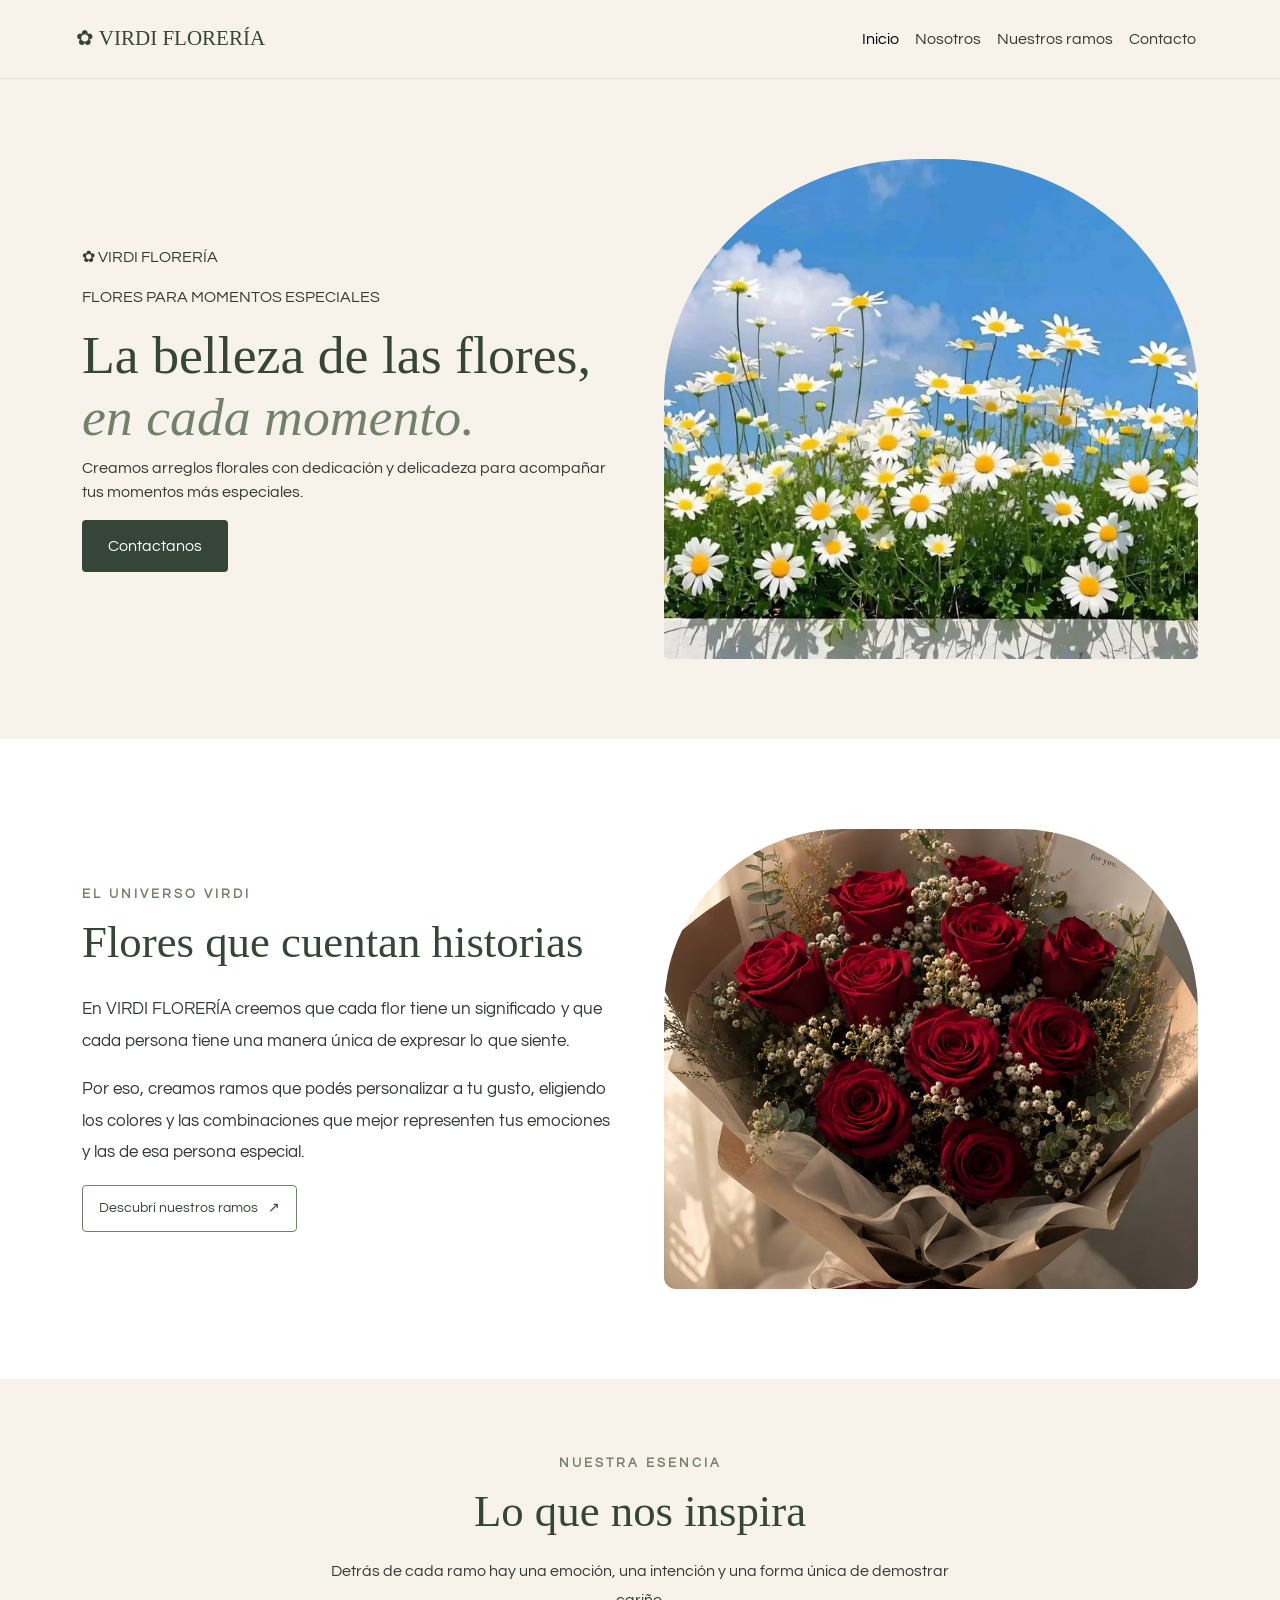
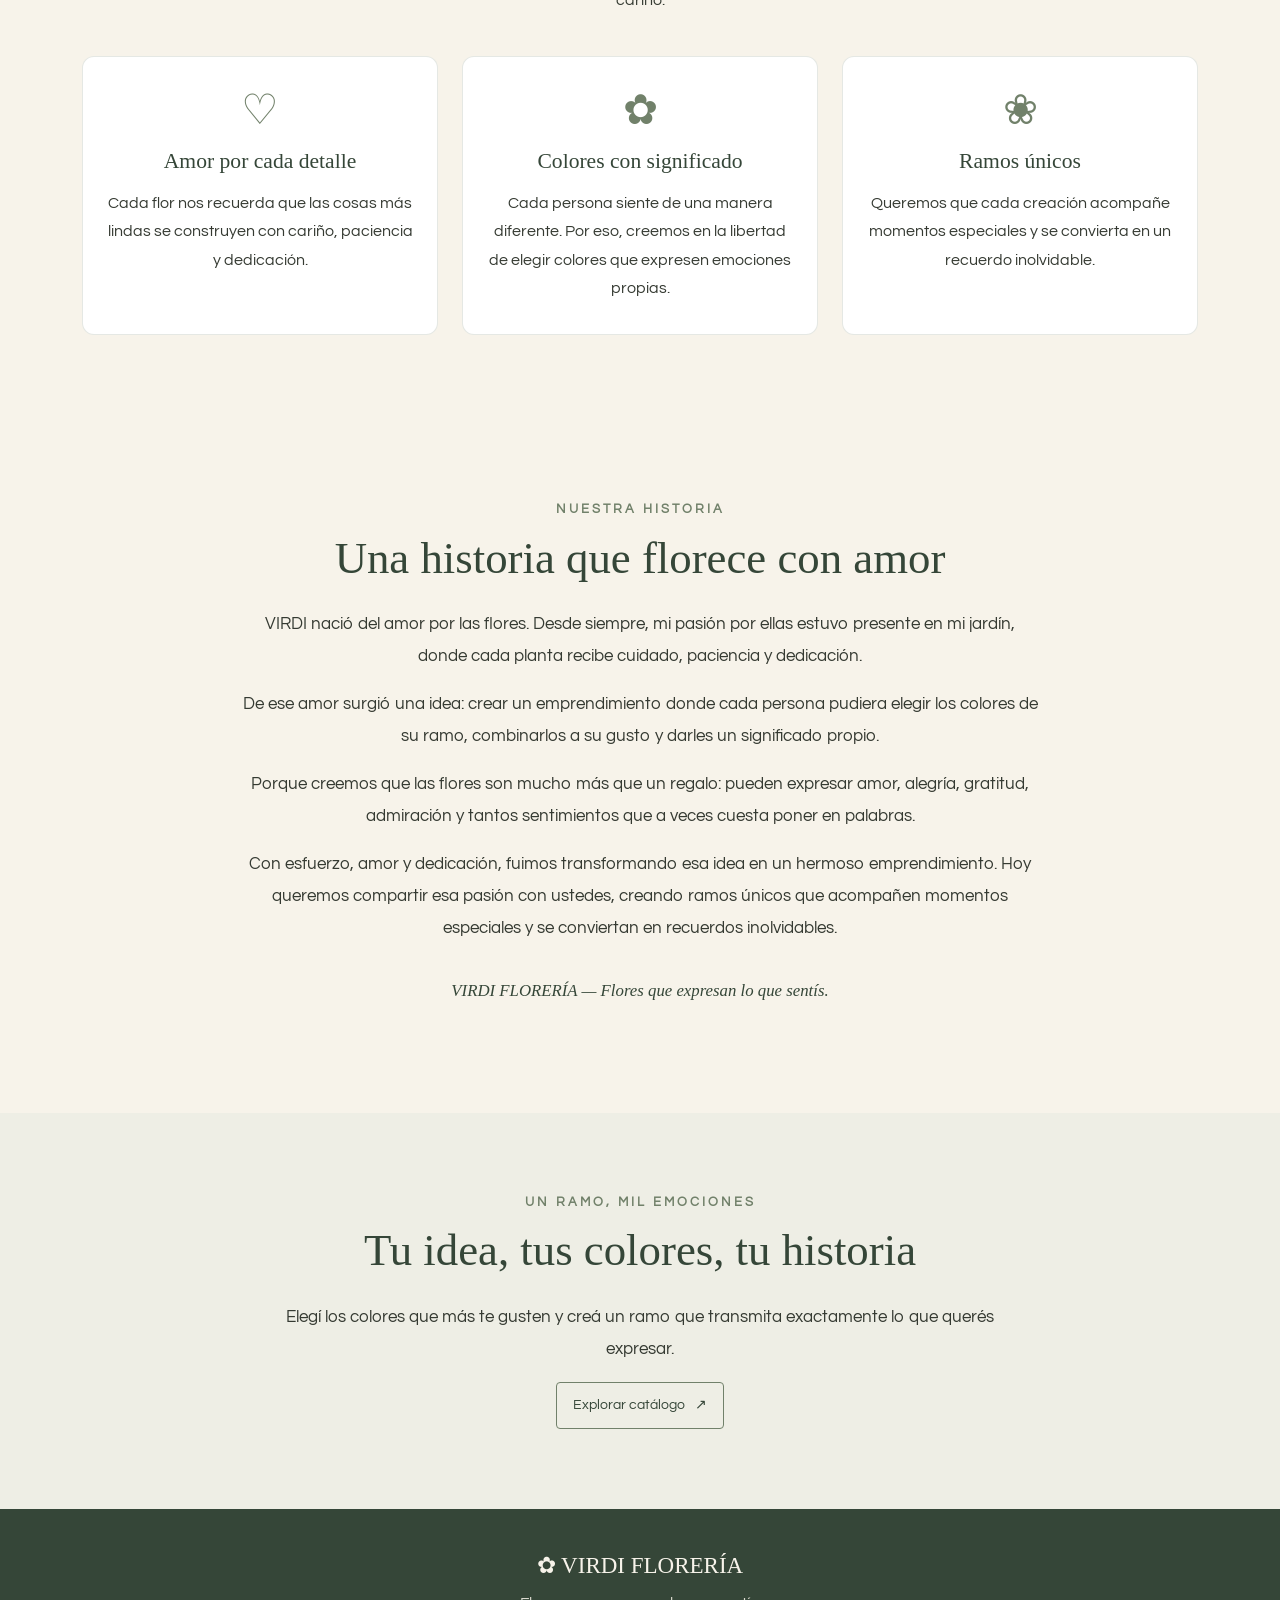
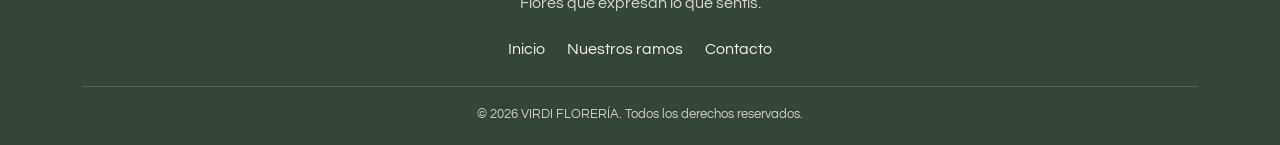
<file: index.html>
<!doctype html>
<html lang="es">
  <head>
    <meta charset="UTF-8" />
    <meta name="viewport" content="width=device-width, initial-scale=1.0" />

    <title>VIRDI FLORERÍA</title>

    <!-- Fuente -->
    <link rel="preconnect" href="https://fonts.googleapis.com" />
    <link rel="preconnect" href="https://fonts.gstatic.com" crossorigin />
    <link
      href="https://fonts.googleapis.com/css2?family=Questrial&display=swap"
      rel="stylesheet"
    />

    <!-- Bootstrap -->
    <link
      href="https://cdn.jsdelivr.net/npm/bootstrap@5.3.3/dist/css/bootstrap.min.css"
      rel="stylesheet"
    />

    <!-- Nuestro CSS -->
    <link rel="stylesheet" href="styles.css" />
  </head>

  <body>
    <!-- CABECERA -->
    <header>
      <nav class="navbar navbar-expand-lg navbar-virdi">
        <div class="container-fluid">
          <a class="navbar-brand" href="#inicio"> ✿ VIRDI FLORERÍA </a>

          <button
            class="navbar-toggler"
            type="button"
            data-bs-toggle="collapse"
            data-bs-target="#navbarNav"
            aria-controls="navbarNav"
            aria-expanded="false"
            aria-label="Abrir menú"
          >
            <span class="navbar-toggler-icon"></span>
          </button>

          <div class="collapse navbar-collapse" id="navbarNav">
            <ul class="navbar-nav ms-auto">
              <li class="nav-item">
                <a class="nav-link active" href="#inicio" aria-current="page">
                  Inicio
                </a>
              </li>

              <li class="nav-item">
                <a class="nav-link" href="#nosotros"> Nosotros </a>
              </li>
              <li class="nav-item">
                <a class="nav-link" href="contenido.html"> Nuestros ramos </a>
              </li>
              <li class="nav-item">
                <a class="nav-link" href="contacto.html"> Contacto </a>
              </li>
            </ul>
          </div>
        </div>
      </nav>
    </header>

    <!-- CONTENIDO PRINCIPAL -->
    <main>
      <!-- HERO -->
      <section class="hero" id="inicio">
        <div class="container">
          <div class="row align-items-center g-5">
            <div class="col-lg-6 hero-text">
              <p class="hero-brand">
                <span class="flor-icon">✿</span>
                VIRDI FLORERÍA
              </p>

              <p class="hero-subtitle">FLORES PARA MOMENTOS ESPECIALES</p>

              <h1>
                La belleza de las flores,
                <span>en cada momento.</span>
              </h1>

              <p class="hero-description">
                Creamos arreglos florales con dedicación y delicadeza para
                acompañar tus momentos más especiales.
              </p>

              <a href="contacto.html" class="btn-virdi"> Contactanos </a>
            </div>

            <div class="col-lg-6 hero-image-container">
              <div class="hero-image-frame">
                <img
                  src="IMG/principal-02.jpg"
                  alt="Imagen principal de VIRDI FLORERÍA"
                  class="hero-image"
                />
              </div>
            </div>
          </div>
        </div>
      </section>

      <!-- ===== NUESTRA ESENCIA ===== -->
      <section class="esencia-virdi" id="nosotros">
        <div class="container">
          <div class="row align-items-center g-5">
            <!-- TEXTO DE PRESENTACIÓN -->
            <div class="col-12 col-lg-6">
              <p class="productos-etiqueta">EL UNIVERSO VIRDI</p>

              <h2>Flores que cuentan historias</h2>

              <p>
                En VIRDI FLORERÍA creemos que cada flor tiene un significado y
                que cada persona tiene una manera única de expresar lo que
                siente.
              </p>

              <p>
                Por eso, creamos ramos que podés personalizar a tu gusto,
                eligiendo los colores y las combinaciones que mejor representen
                tus emociones y las de esa persona especial.
              </p>

              <a href="contenido.html" class="btn-whatsapp-virdi">
                Descubrí nuestros ramos
                <span aria-hidden="true">↗</span>
              </a>
            </div>

            <!-- IMAGEN DECORATIVA -->
            <div class="col-12 col-lg-6">
              <img
                src="IMG/ramo-01.jpg.jpg"
                alt="Ramo de flores de VIRDI FLORERÍA"
                class="esencia-imagen"
              />
            </div>
          </div>
        </div>
      </section>
      <!-- ===== FIN NUESTRA ESENCIA ===== -->

      <!-- ===== LO QUE NOS INSPIRA ===== -->
      <section class="inspiracion-virdi">
        <div class="container">
          <div class="inspiracion-encabezado">
            <p class="productos-etiqueta">NUESTRA ESENCIA</p>
            <h2>Lo que nos inspira</h2>
            <p>
              Detrás de cada ramo hay una emoción, una intención y una forma
              única de demostrar cariño.
            </p>
          </div>

          <div class="row g-4">
            <!-- VALOR 1 -->
            <div class="col-12 col-md-4">
              <article class="inspiracion-card">
                <span class="inspiracion-icono" aria-hidden="true">♡</span>
                <h3>Amor por cada detalle</h3>
                <p>
                  Cada flor nos recuerda que las cosas más lindas se construyen
                  con cariño, paciencia y dedicación.
                </p>
              </article>
            </div>

            <!-- VALOR 2 -->
            <div class="col-12 col-md-4">
              <article class="inspiracion-card">
                <span class="inspiracion-icono" aria-hidden="true">✿</span>
                <h3>Colores con significado</h3>
                <p>
                  Cada persona siente de una manera diferente. Por eso, creemos
                  en la libertad de elegir colores que expresen emociones
                  propias.
                </p>
              </article>
            </div>

            <!-- VALOR 3 -->
            <div class="col-12 col-md-4">
              <article class="inspiracion-card">
                <span class="inspiracion-icono" aria-hidden="true">❀</span>
                <h3>Ramos únicos</h3>
                <p>
                  Queremos que cada creación acompañe momentos especiales y se
                  convierta en un recuerdo inolvidable.
                </p>
              </article>
            </div>
          </div>
        </div>
      </section>
      <!-- ===== FIN LO QUE NOS INSPIRA ===== -->

      <!-- ===== NUESTRA HISTORIA ===== -->
      <section class="historia-virdi" id="historia">
        <div class="container">
          <div class="historia-contenido">
            <p class="productos-etiqueta">NUESTRA HISTORIA</p>

            <h2>Una historia que florece con amor</h2>

            <p>
              VIRDI nació del amor por las flores. Desde siempre, mi pasión por
              ellas estuvo presente en mi jardín, donde cada planta recibe
              cuidado, paciencia y dedicación.
            </p>

            <p>
              De ese amor surgió una idea: crear un emprendimiento donde cada
              persona pudiera elegir los colores de su ramo, combinarlos a su
              gusto y darles un significado propio.
            </p>

            <p>
              Porque creemos que las flores son mucho más que un regalo: pueden
              expresar amor, alegría, gratitud, admiración y tantos sentimientos
              que a veces cuesta poner en palabras.
            </p>

            <p>
              Con esfuerzo, amor y dedicación, fuimos transformando esa idea en
              un hermoso emprendimiento. Hoy queremos compartir esa pasión con
              ustedes, creando ramos únicos que acompañen momentos especiales y
              se conviertan en recuerdos inolvidables.
            </p>

            <p class="historia-firma">
              VIRDI FLORERÍA — Flores que expresan lo que sentís.
            </p>
          </div>
        </div>
      </section>
      <!-- ===== FIN NUESTRA HISTORIA ===== -->

      <!-- ===== INVITACIÓN AL CATÁLOGO ===== -->
      <section class="invitacion-virdi">
        <div class="container text-center">
          <p class="productos-etiqueta">UN RAMO, MIL EMOCIONES</p>

          <h2>Tu idea, tus colores, tu historia</h2>

          <p>
            Elegí los colores que más te gusten y creá un ramo que transmita
            exactamente lo que querés expresar.
          </p>

          <a href="contenido.html" class="btn-whatsapp-virdi">
            Explorar catálogo
            <span aria-hidden="true">↗</span>
          </a>
        </div>
      </section>
      <!-- ===== FIN INVITACIÓN AL CATÁLOGO ===== -->
    </main>

    <!-- PIE DE PÁGINA -->
    <footer class="footer-virdi">
      <div class="container">
        <p class="footer-marca">✿ VIRDI FLORERÍA</p>

        <p class="footer-frase">Flores que expresan lo que sentís.</p>

        <nav aria-label="Navegación del pie de página">
          <ul class="footer-enlaces">
            <li><a href="index.html">Inicio</a></li>
            <li><a href="contenido.html">Nuestros ramos</a></li>
            <li><a href="contacto.html">Contacto</a></li>
          </ul>
        </nav>

        <p class="footer-copyright">
          © 2026 VIRDI FLORERÍA. Todos los derechos reservados.
        </p>
      </div>
    </footer>

    <!-- Bootstrap JS -->
    <script src="https://cdn.jsdelivr.net/npm/bootstrap@5.3.3/dist/js/bootstrap.bundle.min.js"></script>
  </body>
</html>
</file>
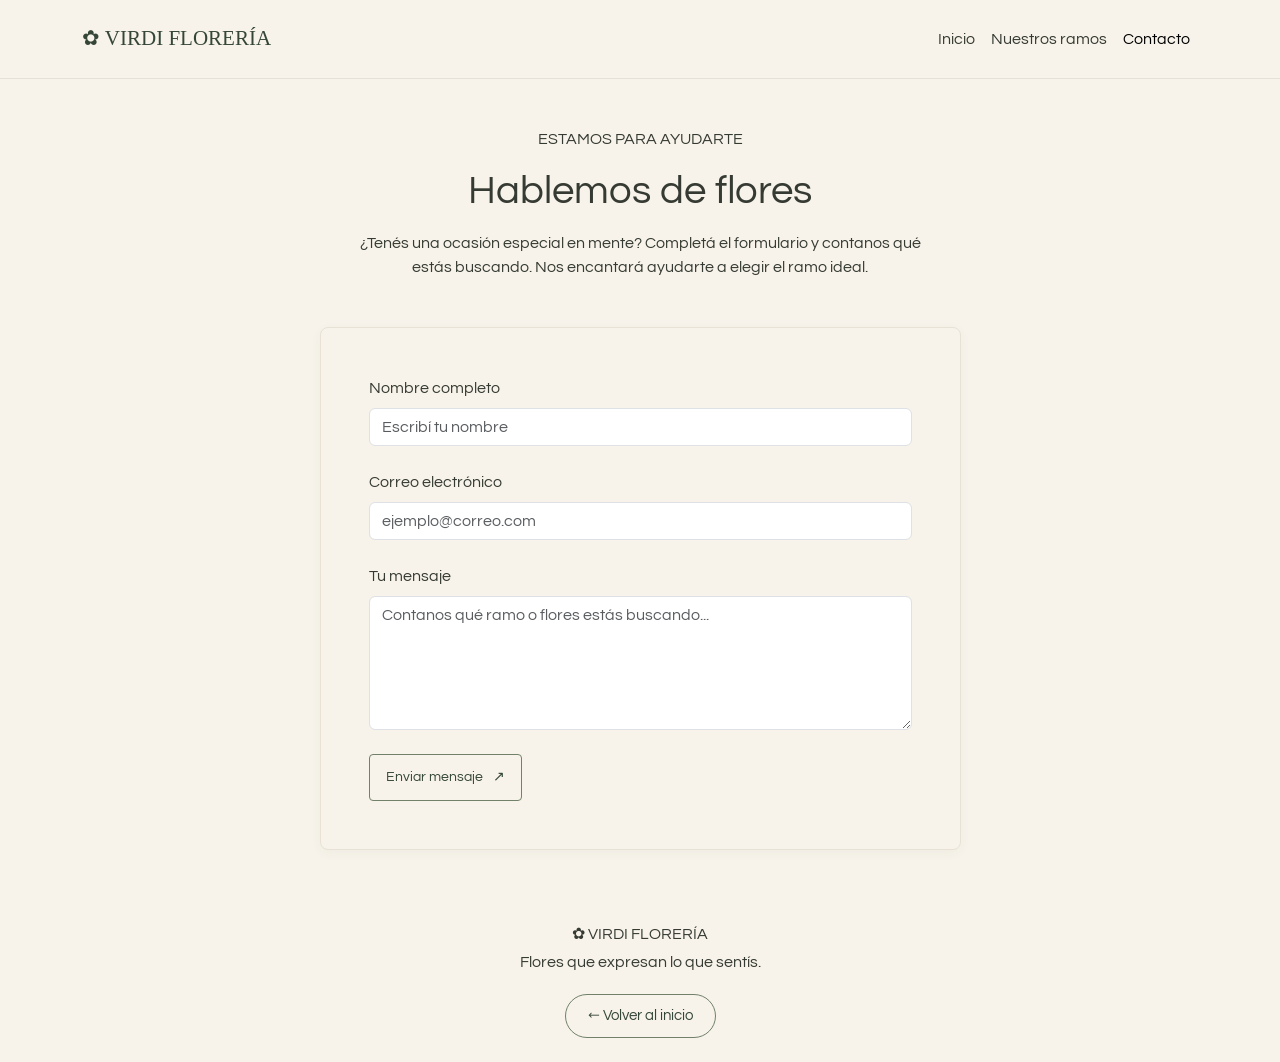
<file: contacto.html>
<!doctype html>
<html lang="es">
  <head>
    <meta charset="UTF-8" />
    <meta name="viewport" content="width=device-width, initial-scale=1.0" />

    <title>Contacto | VIRDI FLORERÍA</title>

    <!-- Tipografía -->
    <link rel="preconnect" href="https://fonts.googleapis.com" />
    <link rel="preconnect" href="https://fonts.gstatic.com" crossorigin />
    <link
      href="https://fonts.googleapis.com/css2?family=Questrial&display=swap"
      rel="stylesheet"
    />

    <!-- Bootstrap -->
    <link
      href="https://cdn.jsdelivr.net/npm/bootstrap@5.3.3/dist/css/bootstrap.min.css"
      rel="stylesheet"
    />

    <!-- Estilos propios -->
    <link rel="stylesheet" href="styles.css" />
  </head>

  <body>
    <!-- NAVEGACIÓN -->
    <header>
      <nav class="navbar navbar-expand-lg navbar-virdi">
        <div class="container">
          <a class="navbar-brand" href="index.html"> ✿ VIRDI FLORERÍA </a>

          <button
            class="navbar-toggler"
            type="button"
            data-bs-toggle="collapse"
            data-bs-target="#menuVirdi"
            aria-controls="menuVirdi"
            aria-expanded="false"
            aria-label="Abrir menú"
          >
            <span class="navbar-toggler-icon"></span>
          </button>

          <div class="collapse navbar-collapse" id="menuVirdi">
            <ul class="navbar-nav ms-auto">
              <li class="nav-item">
                <a class="nav-link" href="index.html"> Inicio </a>
              </li>

              <li class="nav-item">
                <a class="nav-link" href="contenido.html"> Nuestros ramos </a>
              </li>

              <li class="nav-item">
                <a
                  class="nav-link active"
                  href="contacto.html"
                  aria-current="page"
                >
                  Contacto
                </a>
              </li>
            </ul>
          </div>
        </div>
      </nav>
    </header>

    <!-- CONTENIDO PRINCIPAL -->
    <main>
      <section class="py-5">
        <div class="container">
          <!-- PRESENTACIÓN -->
          <div class="text-center mb-5">
            <p class="text-uppercase">Estamos para ayudarte</p>

            <h1>Hablemos de flores</h1>

            <p class="mx-auto mt-3" style="max-width: 600px">
              ¿Tenés una ocasión especial en mente? Completá el formulario y
              contanos qué estás buscando. Nos encantará ayudarte a elegir el
              ramo ideal.
            </p>
          </div>

          <!-- FORMULARIO -->
          <div class="row justify-content-center">
            <div class="col-12 col-md-9 col-lg-7">
              <div class="ramo-card p-4 p-md-5">
                <form action="#" method="get">
                  <div class="mb-4">
                    <label for="nombre" class="form-label">
                      Nombre completo
                    </label>

                    <input
                      type="text"
                      class="form-control"
                      id="nombre"
                      name="nombre"
                      placeholder="Escribí tu nombre"
                      required
                    />
                  </div>

                  <div class="mb-4">
                    <label for="correo" class="form-label">
                      Correo electrónico
                    </label>

                    <input
                      type="email"
                      class="form-control"
                      id="correo"
                      name="correo"
                      placeholder="ejemplo@correo.com"
                      required
                    />
                  </div>

                  <div class="mb-4">
                    <label for="mensaje" class="form-label"> Tu mensaje </label>

                    <textarea
                      class="form-control"
                      id="mensaje"
                      name="mensaje"
                      rows="5"
                      placeholder="Contanos qué ramo o flores estás buscando..."
                      required
                    ></textarea>
                  </div>

                  <button type="submit" class="btn-whatsapp-virdi">
                    Enviar mensaje
                    <span aria-hidden="true">↗</span>
                  </button>
                </form>
              </div>
            </div>
          </div>
        </div>
      </section>
    </main>

    <!-- PIE DE PÁGINA -->
    <footer class="py-4 text-center">
      <div class="container">
        <p class="mb-1">✿ VIRDI FLORERÍA</p>
        <p class="mb-2">Flores que expresan lo que sentís.</p>

        <a href="index.html" class="btn-volver-virdi"> ← Volver al inicio </a>
      </div>
    </footer>

    <!-- Bootstrap -->
    <script src="https://cdn.jsdelivr.net/npm/bootstrap@5.3.3/dist/js/bootstrap.bundle.min.js"></script>
  </body>
</html>
</file>
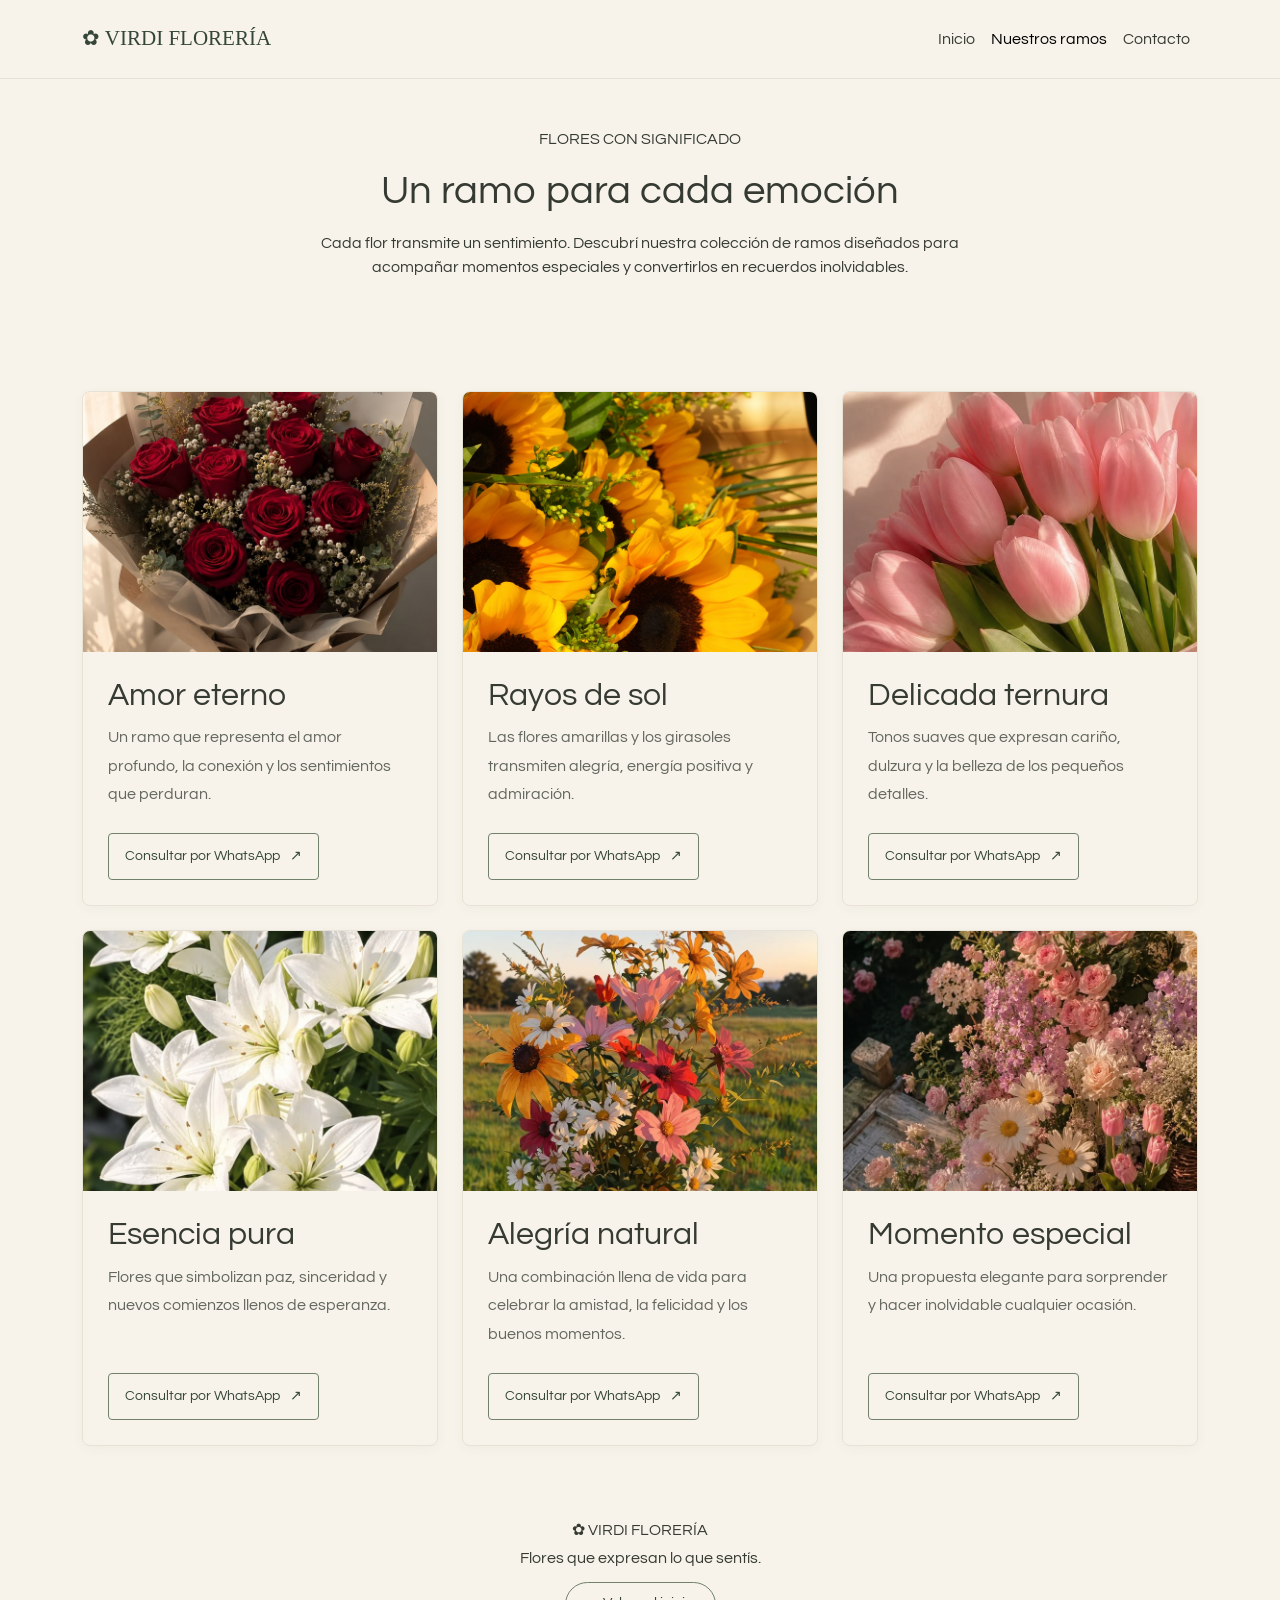
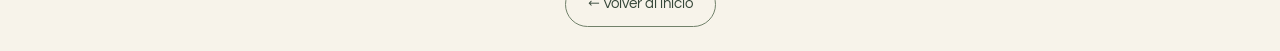
<file: contenido.html>
<!doctype html>
<html lang="es">
  <head>
    <meta charset="UTF-8" />
    <meta name="viewport" content="width=device-width, initial-scale=1.0" />

    <title>Contenido | VIRDI FLORERÍA</title>

    <!-- Tipografía -->
    <link rel="preconnect" href="https://fonts.googleapis.com" />
    <link rel="preconnect" href="https://fonts.gstatic.com" crossorigin />
    <link
      href="https://fonts.googleapis.com/css2?family=Questrial&display=swap"
      rel="stylesheet"
    />

    <!-- Bootstrap -->
    <link
      href="https://cdn.jsdelivr.net/npm/bootstrap@5.3.3/dist/css/bootstrap.min.css"
      rel="stylesheet"
    />

    <!-- Nuestros estilos -->
    <link rel="stylesheet" href="styles.css" />
  </head>

  <body>
    <!-- NAVEGACIÓN -->
    <header>
      <nav class="navbar navbar-expand-lg navbar-virdi">
        <div class="container">
          <a class="navbar-brand" href="index.html"> ✿ VIRDI FLORERÍA </a>

          <button
            class="navbar-toggler"
            type="button"
            data-bs-toggle="collapse"
            data-bs-target="#menuVirdi"
            aria-controls="menuVirdi"
            aria-expanded="false"
            aria-label="Abrir menú"
          >
            <span class="navbar-toggler-icon"></span>
          </button>

          <div class="collapse navbar-collapse" id="menuVirdi">
            <ul class="navbar-nav ms-auto">
              <li class="nav-item">
                <a class="nav-link" href="index.html">Inicio</a>
              </li>

              <li class="nav-item">
                <a
                  class="nav-link active"
                  href="contenido.html"
                  aria-current="page"
                >
                  Nuestros ramos
                </a>
              </li>

              <li class="nav-item">
                <a class="nav-link" href="contacto.html">Contacto</a>
              </li>
            </ul>
          </div>
        </div>
      </nav>
    </header>

    <main>
      <!-- PRESENTACIÓN -->
      <section class="py-5 text-center">
        <div class="container">
          <p class="text-uppercase">Flores con significado</p>

          <h1>Un ramo para cada emoción</h1>

          <p class="mx-auto mt-3" style="max-width: 650px">
            Cada flor transmite un sentimiento. Descubrí nuestra colección de
            ramos diseñados para acompañar momentos especiales y convertirlos en
            recuerdos inolvidables.
          </p>
        </div>
      </section>

      <!-- CATÁLOGO DE RAMOS -->
      <section class="py-5">
        <div class="container">
          <div class="row g-4">
            <!-- RAMO 1 -->
            <div class="col-12 col-md-6 col-lg-4">
              <article class="ramo-card h-100">
                <img
                  src="IMG/ramo-01.jpg.jpg"
                  alt="Ramo de flores románticas"
                  class="ramo-imagen"
                />

                <div class="ramo-contenido">
                  <h2>Amor eterno</h2>
                  <p>
                    Un ramo que representa el amor profundo, la conexión y los
                    sentimientos que perduran.
                  </p>
                  <a
                    class="btn-whatsapp-virdi"
                    href="https://wa.me/549XXXXXXXXXX"
                    target="_blank"
                    rel="noopener noreferrer"
                  >
                    Consultar por WhatsApp <span aria-hidden="true">↗</span>
                  </a>
                </div>
              </article>
            </div>

            <!-- RAMO 2 -->
            <div class="col-12 col-md-6 col-lg-4">
              <article class="ramo-card h-100">
                <img
                  src="IMG/ramo-02.jpg.jpg"
                  alt="Ramo de flores amarillas y girasoles"
                  class="ramo-imagen"
                />

                <div class="ramo-contenido">
                  <h2>Rayos de sol</h2>
                  <p>
                    Las flores amarillas y los girasoles transmiten alegría,
                    energía positiva y admiración.
                  </p>
                  <a
                    class="btn-whatsapp-virdi"
                    href="https://wa.me/549XXXXXXXXXX"
                    target="_blank"
                    rel="noopener noreferrer"
                  >
                    Consultar por WhatsApp <span aria-hidden="true">↗</span>
                  </a>
                </div>
              </article>
            </div>

            <!-- RAMO 3 -->
            <div class="col-12 col-md-6 col-lg-4">
              <article class="ramo-card h-100">
                <img
                  src="IMG/ramo-03.jpg.jpg"
                  alt="Ramo delicado de flores rosadas"
                  class="ramo-imagen"
                />

                <div class="ramo-contenido">
                  <h2>Delicada ternura</h2>
                  <p>
                    Tonos suaves que expresan cariño, dulzura y la belleza de
                    los pequeños detalles.
                  </p>
                  <a
                    class="btn-whatsapp-virdi"
                    href="https://wa.me/549XXXXXXXXXX"
                    target="_blank"
                    rel="noopener noreferrer"
                  >
                    Consultar por WhatsApp <span aria-hidden="true">↗</span>
                  </a>
                </div>
              </article>
            </div>

            <!-- RAMO 4 -->
            <div class="col-12 col-md-6 col-lg-4">
              <article class="ramo-card h-100">
                <img
                  src="IMG/ramo-04.jpg.jpg"
                  alt="Ramo de flores blancas"
                  class="ramo-imagen"
                />

                <div class="ramo-contenido">
                  <h2>Esencia pura</h2>
                  <p>
                    Flores que simbolizan paz, sinceridad y nuevos comienzos
                    llenos de esperanza.
                  </p>
                  <a
                    class="btn-whatsapp-virdi"
                    href="https://wa.me/549XXXXXXXXXX"
                    target="_blank"
                    rel="noopener noreferrer"
                  >
                    Consultar por WhatsApp <span aria-hidden="true">↗</span>
                  </a>
                </div>
              </article>
            </div>

            <!-- RAMO 5 -->
            <div class="col-12 col-md-6 col-lg-4">
              <article class="ramo-card h-100">
                <img
                  src="IMG/ramo-05.jpg.jpg"
                  alt="Ramo colorido de flores frescas"
                  class="ramo-imagen"
                />

                <div class="ramo-contenido">
                  <h2>Alegría natural</h2>
                  <p>
                    Una combinación llena de vida para celebrar la amistad, la
                    felicidad y los buenos momentos.
                  </p>
                  <a
                    class="btn-whatsapp-virdi"
                    href="https://wa.me/549XXXXXXXXXX"
                    target="_blank"
                    rel="noopener noreferrer"
                  >
                    Consultar por WhatsApp <span aria-hidden="true">↗</span>
                  </a>
                </div>
              </article>
            </div>

            <!-- RAMO 6 -->
            <div class="col-12 col-md-6 col-lg-4">
              <article class="ramo-card h-100">
                <img
                  src="IMG/ramo-06.jpg.jpg"
                  alt="Ramo elegante para una ocasión especial"
                  class="ramo-imagen"
                />

                <div class="ramo-contenido">
                  <h2>Momento especial</h2>
                  <p>
                    Una propuesta elegante para sorprender y hacer inolvidable
                    cualquier ocasión.
                  </p>
                  <a
                    class="btn-whatsapp-virdi"
                    href="https://wa.me/549XXXXXXXXXX"
                    target="_blank"
                    rel="noopener noreferrer"
                  >
                    Consultar por WhatsApp <span aria-hidden="true">↗</span>
                  </a>
                </div>
              </article>
            </div>
          </div>
        </div>
      </section>
    </main>

    <!-- PIE DE PÁGINA -->
    <footer class="py-4 text-center">
      <div class="container">
        <p class="mb-1">✿ VIRDI FLORERÍA</p>
        <p class="mb-0">Flores que expresan lo que sentís.</p>

        <a href="index.html" class="btn-volver-virdi"> ← Volver al inicio </a>
      </div>
    </footer>

    <!-- Bootstrap para el menú adaptable -->
    <script src="https://cdn.jsdelivr.net/npm/bootstrap@5.3.3/dist/js/bootstrap.bundle.min.js"></script>
  </body>
</html>
</file>
<file: styles.css>
/* =========================================
   1. CONFIGURACIÓN GENERAL
   ========================================= */

:root {
  --verde-salvia: #71816a;
  --verde-oscuro: #354638;
  --marfil: #f7f3ea;
  --blanco: #ffffff;
  --texto: #353a32;
  --texto-suave: #62665e;
  --borde: #e5e1d7;
}

* {
  box-sizing: border-box;
}

body {
  margin: 0;
  font-family: "Questrial", sans-serif;
  color: var(--texto);
  background-color: var(--marfil);
}

img {
  max-width: 100%;
}

/* =========================================
   2. BARRA DE NAVEGACIÓN
   ========================================= */

.navbar-virdi {
  padding: 18px 5%;
  background-color: var(--marfil);
  border-bottom: 1px solid var(--borde);
}

.navbar-virdi .navbar-brand {
  color: var(--verde-oscuro);
  font-family: Georgia, serif;
  font-size: 21px;
}

.navbar-virdi .nav-link {
  color: var(--texto);
  transition: color 0.25s ease;
}

.navbar-virdi .nav-link:hover {
  color: var(--verde-salvia);
}

/* =========================================
   3. PORTADA PRINCIPAL
   ========================================= */

.hero {
  padding: 80px 0;
  background-color: var(--marfil);
}

.hero h1 {
  color: var(--verde-oscuro);
  font-family: Georgia, serif;
  font-size: clamp(38px, 4.2vw, 60px);
  font-weight: 400;
  line-height: 1.15;
}

.hero h1 span {
  display: block;
  color: var(--verde-salvia);
  font-style: italic;
}

.hero-image-frame {
  height: 500px;
  overflow: hidden;
  border-radius: 48% 48% 5px 5px;
}

.hero-image {
  display: block;
  width: 100%;
  height: 100%;
  object-fit: cover;
}

.btn-virdi {
  display: inline-block;
  padding: 14px 26px;
  color: var(--blanco);
  background-color: var(--verde-oscuro);
  border-radius: 4px;
  text-decoration: none;
  transition: background-color 0.25s ease;
}

.btn-virdi:hover {
  color: var(--blanco);
  background-color: var(--verde-salvia);
}

/* =========================================
   4. ESTILOS COMPARTIDOS
   ========================================= */

.productos-etiqueta {
  margin-bottom: 12px;
  color: var(--verde-salvia);
  font-size: 13px;
  font-weight: bold;
  letter-spacing: 3px;
}

.esencia-virdi h2,
.historia-virdi h2,
.invitacion-virdi h2,
.inspiracion-encabezado h2 {
  color: var(--verde-oscuro);
  font-family: Georgia, serif;
  font-size: clamp(2rem, 4vw, 2.8rem);
  font-weight: normal;
  line-height: 1.2;
  margin-bottom: 24px;
}

.esencia-virdi p:not(.productos-etiqueta),
.historia-virdi p:not(.productos-etiqueta),
.invitacion-virdi p:not(.productos-etiqueta) {
  color: var(--texto);
  font-size: 1.05rem;
  line-height: 1.9;
}

/* =========================================
   5. NUESTRA ESENCIA
   ========================================= */

.esencia-virdi {
  padding: 90px 0;
  background-color: var(--blanco);
}

.esencia-imagen {
  display: block;
  width: 100%;
  height: 460px;
  object-fit: cover;
  object-position: center;
  border-radius: 180px 180px 12px 12px;
}

/* =========================================
   6. LO QUE NOS INSPIRA
   ========================================= */

.inspiracion-virdi {
  padding: 75px 0;
  background-color: var(--marfil);
}

.inspiracion-encabezado {
  max-width: 650px;
  margin: 0 auto 42px;
  text-align: center;
}

.inspiracion-encabezado h2 {
  margin-bottom: 18px;
}

.inspiracion-encabezado > p:last-child {
  color: var(--texto);
  line-height: 1.8;
}

.inspiracion-card {
  height: 100%;
  padding: 32px 24px;
  text-align: center;
  background-color: var(--blanco);
  border: 1px solid rgba(113, 129, 106, 0.18);
  border-radius: 12px;
  transition:
    transform 0.3s ease,
    box-shadow 0.3s ease;
}

.inspiracion-card:hover {
  transform: translateY(-5px);
  box-shadow: 0 12px 28px rgba(53, 70, 56, 0.08);
}

.inspiracion-icono {
  display: inline-block;
  margin-bottom: 18px;
  color: var(--verde-salvia);
  font-family: Georgia, serif;
  font-size: 42px;
  line-height: 1;
}

.inspiracion-card h3 {
  margin-bottom: 14px;
  color: var(--verde-oscuro);
  font-family: Georgia, serif;
  font-size: 1.35rem;
}

.inspiracion-card p {
  margin-bottom: 0;
  color: var(--texto);
  font-size: 0.98rem;
  line-height: 1.8;
}

/* =========================================
   7. NUESTRA HISTORIA
   ========================================= */

.historia-virdi {
  padding: 90px 0;
  background-color: var(--marfil);
}

.historia-contenido {
  max-width: 800px;
  margin: 0 auto;
  text-align: center;
}

.historia-firma {
  margin-top: 30px;
  color: var(--verde-oscuro) !important;
  font-family: Georgia, serif;
  font-style: italic;
}

/* =========================================
   8. PIE DE PÁGINA
   ========================================= */

.footer-virdi {
  padding: 40px 0 20px;
  text-align: center;
  background-color: var(--verde-oscuro);
  color: var(--marfil);
}

.footer-marca {
  margin-bottom: 8px;
  font-family: Georgia, serif;
  font-size: 23px;
}

.footer-frase {
  margin-bottom: 22px;
  color: var(--marfil);
  opacity: 0.85;
}

.footer-enlaces {
  display: flex;
  justify-content: center;
  flex-wrap: wrap;
  gap: 22px;
  margin: 0 0 25px;
  padding: 0;
  list-style: none;
}

.footer-enlaces a {
  color: var(--marfil);
  text-decoration: none;
  transition: color 0.25s ease;
}

.footer-enlaces a:hover {
  color: #c8d2bd;
}

.footer-copyright {
  margin: 0;
  padding-top: 18px;
  border-top: 1px solid rgba(255, 255, 255, 0.2);
  font-size: 13px;
  opacity: 0.8;
}

@media (max-width: 575.98px) {
  .footer-enlaces {
    flex-direction: column;
    gap: 12px;
  }
}

/* =========================================
   9. INVITACIÓN AL CATÁLOGO
   ========================================= */

.invitacion-virdi {
  padding: 80px 0;
  background-color: #eeeee5;
}

.invitacion-virdi .container {
  max-width: 760px;
}

/* =========================================
   10. RAMOS DESTACADOS Y CATÁLOGO
   ========================================= */

.productos {
  padding: 90px 0;
  background-color: var(--blanco);
}

.productos-encabezado {
  max-width: 650px;
  margin: 0 auto 45px;
  text-align: center;
}

.productos-encabezado h2 {
  margin-bottom: 18px;
  color: var(--verde-oscuro);
  font-family: Georgia, serif;
  font-size: clamp(32px, 4vw, 45px);
  font-weight: normal;
}

.productos-intro {
  color: var(--texto-suave);
  font-size: 17px;
  line-height: 1.7;
}

.productos .row {
  row-gap: 25px;
}

.ramo-card {
  display: flex;
  flex-direction: column;
  width: 100%;
  height: 100%;
  overflow: hidden;
  background-color: var(--marfil);
  border: 1px solid #e8e2d6;
  border-radius: 8px;
  box-shadow: 0 3px 12px rgba(53, 70, 56, 0.04);
  transition:
    transform 0.3s ease,
    box-shadow 0.3s ease;
}

.ramo-card:hover {
  transform: translateY(-6px);
  box-shadow: 0 12px 28px rgba(53, 70, 56, 0.12);
}

.ramo-imagen {
  display: block;
  width: 100%;
  height: 260px;
  object-fit: cover;
  object-position: center;
}

.ramo-contenido {
  display: flex;
  flex-direction: column;
  flex-grow: 1;
  align-items: flex-start;
  padding: 25px;
}

.ramo-contenido h3 {
  margin-bottom: 14px;
  color: var(--verde-oscuro);
  font-family: Georgia, serif;
  font-size: 25px;
  font-weight: normal;
}

.ramo-contenido p {
  margin-bottom: 24px;
  color: var(--texto-suave);
  font-size: 16px;
  line-height: 1.8;
}

/* =========================================
   11. BOTONES DE WHATSAPP Y NAVEGACIÓN
   ========================================= */

.btn-whatsapp-virdi {
  display: inline-flex;
  align-items: center;
  justify-content: center;
  gap: 10px;
  margin-top: auto;
  padding: 12px 16px;
  color: var(--verde-oscuro);
  background-color: transparent;
  border: 1px solid var(--verde-salvia);
  border-radius: 4px;
  font-size: 14px;
  text-decoration: none;
  transition:
    background-color 0.25s ease,
    color 0.25s ease,
    border-color 0.25s ease;
}

.btn-whatsapp-virdi:hover {
  color: var(--blanco);
  background-color: var(--verde-oscuro);
  border-color: var(--verde-oscuro);
}

.btn-volver-virdi {
  display: inline-block;
  margin-top: 12px;
  padding: 10px 22px;
  color: var(--verde-oscuro);
  background-color: transparent;
  border: 1px solid var(--verde-salvia);
  border-radius: 30px;
  font-size: 15px;
  text-decoration: none;
  transition:
    color 0.3s ease,
    background-color 0.3s ease,
    border-color 0.3s ease,
    transform 0.3s ease;
}

.btn-volver-virdi:hover {
  color: var(--blanco);
  background-color: var(--verde-salvia);
  border-color: var(--verde-salvia);
  transform: translateY(-2px);
}

/* =========================================
   12. CONTACTO
   ========================================= */

#contacto {
  padding: 60px 0;
}

/* =========================================
   13. ADAPTACIÓN A TABLETS
   ========================================= */

@media (max-width: 991.98px) {
  .hero {
    padding: 45px 0;
  }

  .hero-image-frame {
    height: 400px;
  }
}

/* =========================================
   14. ADAPTACIÓN A CELULARES
   ========================================= */

@media (max-width: 767px) {
  .esencia-virdi,
  .historia-virdi {
    padding: 55px 0;
  }

  .esencia-imagen {
    height: 340px;
    border-radius: 120px 120px 10px 10px;
  }

  .inspiracion-virdi {
    padding: 55px 0;
  }

  .inspiracion-encabezado {
    margin-bottom: 30px;
  }

  .inspiracion-card {
    padding: 28px 22px;
  }

  .invitacion-virdi {
    padding: 60px 0;
  }
}

@media (max-width: 575.98px) {
  .hero-image-frame {
    height: 330px;
  }

  .productos {
    padding: 60px 0;
  }

  .ramo-imagen {
    height: 240px;
  }

  .ramo-contenido {
    padding: 20px;
  }
}

/* =========================================
   15. ACCESIBILIDAD
   Reduce las animaciones si el dispositivo
   tiene activada esa preferencia.
   ========================================= */

@media (prefers-reduced-motion: reduce) {
  .ramo-card,
  .btn-whatsapp-virdi,
  .btn-volver-virdi,
  .inspiracion-card,
  .navbar-virdi .nav-link,
  .btn-virdi {
    transition: none;
  }

  .ramo-card:hover,
  .inspiracion-card:hover,
  .btn-volver-virdi:hover {
    transform: none;
  }
}
</file>
